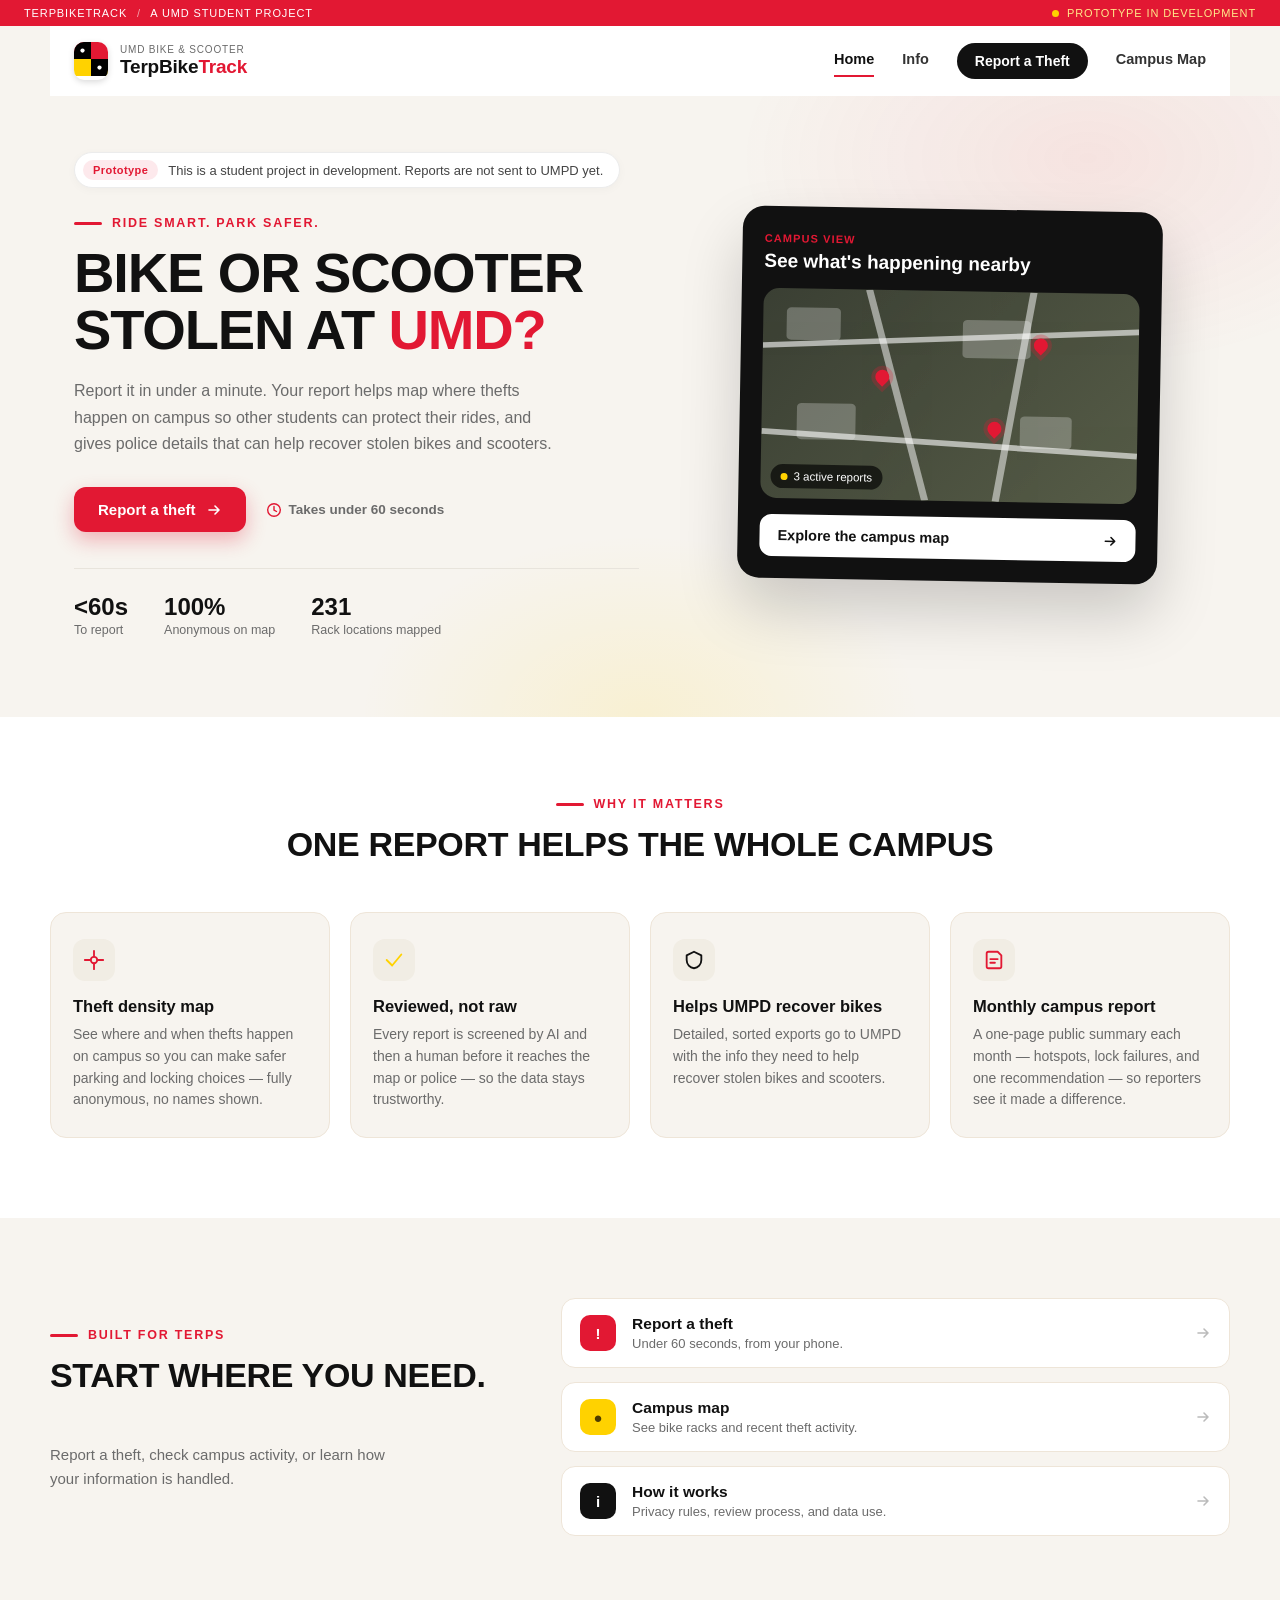
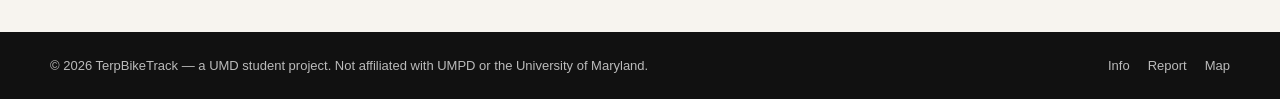
<file: index.html>
<!DOCTYPE html>
<html lang="en">
<head>
<meta charset="UTF-8" />
<meta name="viewport" content="width=device-width, initial-scale=1.0" />
<title>TerpBikeTrack — Report Bike & Scooter Theft at UMD</title>
<style>
:root{
  --red:#E21833;
  --gold:#FFD200;
  --black:#111111;
  --bg:#F7F4EF;
  --muted:#6b6b6b;
  --card:#ffffff;
  --radius:16px;
  --maxw:1180px;
}

*{box-sizing:border-box;}
html,body{margin:0;padding:0;}
body{
  font-family:-apple-system,BlinkMacSystemFont,"Segoe UI",Roboto,Helvetica,Arial,sans-serif;
  color:var(--black);
  background:var(--bg);
}
a{text-decoration:none;color:inherit;}
img{max-width:100%;display:block;}

/* ---------- Top utility bar ---------- */
.topbar{
  background:var(--red);
  color:#fff;
  font-size:11px;
  letter-spacing:.08em;
  display:flex;
  justify-content:space-between;
  align-items:center;
  padding:7px 24px;
  position:relative;
}
.topbar::before{
  content:"";
  position:absolute;top:-4px;left:0;right:0;height:4px;
  background:linear-gradient(90deg,var(--gold) 0 50%,#000 50% 100%);
}
.topbar__left .dot{opacity:.6;margin:0 6px;}
.topbar__right{display:flex;align-items:center;gap:8px;color:#ffe98a;}
.pulse{
  width:7px;height:7px;border-radius:50%;background:var(--gold);
  display:inline-block;
  animation:pulse 1.6s infinite;
}
@keyframes pulse{
  0%,100%{opacity:1;box-shadow:0 0 0 0 rgba(255,210,0,.5);}
  50%{opacity:.6;box-shadow:0 0 0 5px rgba(255,210,0,0);}
}

/* ---------- Header ---------- */
.site-header{
  display:flex;
  align-items:center;
  justify-content:space-between;
  max-width:var(--maxw);
  margin:0 auto;
  padding:16px 24px;
  background:#fff;
}
.brand{display:flex;align-items:center;gap:12px;}
.brand__mark{
  border-radius:10px;overflow:hidden;
  box-shadow:0 2px 6px rgba(0,0,0,.15);
  transition:transform .2s ease;
}
.brand:hover .brand__mark{transform:rotate(-6deg) scale(1.05);}
.brand__text{display:flex;flex-direction:column;line-height:1.15;}
.brand__kicker{font-size:10px;letter-spacing:.08em;color:var(--muted);text-transform:uppercase;}
.brand__name{font-size:19px;font-weight:800;letter-spacing:-.01em;}
.brand__name em{font-style:normal;color:var(--red);}

.nav{display:flex;align-items:center;gap:28px;}
.nav__link{
  font-size:14.5px;font-weight:600;color:#333;
  position:relative;padding-bottom:4px;
  transition:color .15s ease;
}
.nav__link:hover{color:var(--red);}
.nav__link--active{color:var(--black);}
.nav__link--active::after{
  content:"";position:absolute;left:0;right:0;bottom:-6px;height:2px;background:var(--red);
}
.nav__btn{
  background:var(--black);color:#fff;
  font-size:14px;font-weight:700;
  padding:10px 18px;border-radius:999px;
  transition:background .15s ease, transform .15s ease;
}
.nav__btn:hover{background:var(--red);transform:translateY(-1px);}
.nav__toggle{display:none;background:none;border:none;flex-direction:column;gap:4px;cursor:pointer;padding:6px;}
.nav__toggle span{width:22px;height:2px;background:var(--black);display:block;}

/* ---------- Hero ---------- */
.hero{position:relative;overflow:hidden;}
.hero__bg{
  position:absolute;inset:0;
  background:
    radial-gradient(500px 300px at 85% 10%, rgba(226,24,51,.08), transparent 70%),
    radial-gradient(400px 260px at 50% 100%, rgba(255,210,0,.12), transparent 70%);
  z-index:0;
}
.hero__inner{
  position:relative;z-index:1;
  max-width:var(--maxw);margin:0 auto;
  display:grid;grid-template-columns:1.05fr .95fr;gap:56px;
  align-items:center;
  padding:56px 24px 80px;
}

.notice{
  display:inline-flex;align-items:center;gap:10px;
  background:#fff;border:1px solid #ececec;
  border-radius:999px;padding:7px 16px 7px 8px;
  font-size:13px;color:#444;
  box-shadow:0 2px 10px rgba(0,0,0,.03);
  margin-bottom:28px;
}
.notice__tag{
  background:#fde9ec;color:var(--red);
  font-size:11px;font-weight:800;letter-spacing:.04em;
  padding:4px 10px;border-radius:999px;
}

.eyebrow{
  display:flex;align-items:center;gap:10px;
  font-size:12.5px;font-weight:800;letter-spacing:.14em;
  text-transform:uppercase;color:var(--red);margin:0 0 14px;
}
.eyebrow--center{justify-content:center;}
.eyebrow__bar{width:28px;height:3px;background:var(--red);display:inline-block;border-radius:2px;}

.hero__title{
  font-size:56px;line-height:1.02;letter-spacing:-.02em;
  font-weight:900;margin:0 0 20px;text-transform:uppercase;
}
.hero__title .accent{color:var(--red);}

.hero__lede{
  font-size:16px;line-height:1.65;color:var(--muted);
  max-width:480px;margin:0 0 30px;
}

.hero__actions{display:flex;align-items:center;gap:20px;flex-wrap:wrap;margin-bottom:36px;}
.btn{
  display:inline-flex;align-items:center;gap:10px;
  font-weight:700;font-size:15px;
  padding:14px 24px;border-radius:12px;
  transition:transform .15s ease, box-shadow .15s ease, background .15s ease;
}
.btn--primary{
  background:var(--red);color:#fff;
  box-shadow:0 8px 20px rgba(226,24,51,.3);
}
.btn--primary:hover{transform:translateY(-2px);box-shadow:0 12px 26px rgba(226,24,51,.4);}
.hero__meta{display:flex;align-items:center;gap:7px;font-size:13.5px;color:var(--muted);font-weight:600;}

.hero__stats{display:flex;gap:36px;border-top:1px solid #e8e4dc;padding-top:24px;}
.stat{display:flex;flex-direction:column;}
.stat__num{font-size:24px;font-weight:900;color:var(--black);}
.stat__label{font-size:12.5px;color:var(--muted);margin-top:2px;}

/* ---------- Map card ---------- */
.hero__visual{display:flex;justify-content:center;}
.map-card{
  background:#111;border-radius:22px;padding:22px;width:100%;max-width:420px;
  box-shadow:0 30px 60px rgba(0,0,0,.18);
  transform:rotate(1deg);
  transition:transform .3s ease;
}
.map-card:hover{transform:rotate(0deg) translateY(-4px);}
.map-card__top{color:#fff;margin-bottom:16px;}
.map-card__label{
  font-size:11px;letter-spacing:.1em;color:var(--red);
  font-weight:800;text-transform:uppercase;
}
.map-card__top h3{margin:4px 0 0;font-size:19px;font-weight:800;}

.map-card__canvas{
  position:relative;border-radius:16px;overflow:hidden;
  background:linear-gradient(135deg,#3a3f33,#565c47);
  height:210px;
}
.map-card__roads{position:absolute;inset:0;width:100%;height:100%;}
.pin{
  position:absolute;width:14px;height:14px;border-radius:50% 50% 50% 0;
  background:var(--red);transform:rotate(-45deg);
  box-shadow:0 0 0 4px rgba(226,24,51,.25);
}
.pin--1{top:38%;left:30%;}
.pin--2{top:62%;left:60%;}
.pin--3{top:22%;left:72%;}
.map-card__badge{
  position:absolute;bottom:10px;left:10px;
  background:rgba(0,0,0,.65);color:#fff;font-size:11.5px;
  padding:6px 10px;border-radius:999px;display:flex;align-items:center;gap:6px;
}
.map-card__badge-dot{width:7px;height:7px;border-radius:50%;background:var(--gold);}

.map-card__cta{
  margin-top:16px;display:flex;align-items:center;justify-content:space-between;
  background:#fff;color:var(--black);font-weight:700;font-size:14.5px;
  padding:13px 18px;border-radius:12px;
  transition:background .15s ease;
}
.map-card__cta:hover{background:var(--gold);}

/* ---------- Features ---------- */
.features{padding:80px 24px;background:#fff;}
.features__inner{max-width:var(--maxw);margin:0 auto;text-align:center;}
.section-title{
  font-size:34px;font-weight:900;letter-spacing:-.01em;
  text-transform:uppercase;margin:0 0 48px;
}
.feature-grid{
  display:grid;grid-template-columns:repeat(4,1fr);gap:20px;text-align:left;
}
.feature-card{
  background:var(--bg);border-radius:var(--radius);padding:26px 22px;
  border:1px solid #eee5d8;
  transition:transform .2s ease, box-shadow .2s ease;
}
.feature-card:hover{transform:translateY(-5px);box-shadow:0 14px 30px rgba(0,0,0,.07);}
.feature-card__icon{
  width:42px;height:42px;border-radius:12px;
  display:flex;align-items:center;justify-content:center;
  background:#f1ede4;
  color:var(--c);margin-bottom:16px;
}
.feature-card h3{font-size:16.5px;margin:0 0 8px;font-weight:800;}
.feature-card p{font-size:14px;line-height:1.55;color:var(--muted);margin:0;}

/* ---------- CTA split ---------- */
.cta-split{padding:80px 24px 96px;background:var(--bg);}
.cta-split__inner{
  max-width:var(--maxw);margin:0 auto;
  display:grid;grid-template-columns:.9fr 1.3fr;gap:48px;align-items:center;
}
.cta-split__sub{color:var(--muted);font-size:15px;line-height:1.6;max-width:360px;}
.cta-split__cards{display:flex;flex-direction:column;gap:14px;}
.mini-card{
  display:flex;align-items:center;gap:16px;
  background:#fff;border-radius:14px;padding:16px 18px;
  border:1px solid #eee5d8;
  transition:transform .15s ease, box-shadow .15s ease, border-color .15s ease;
}
.mini-card:hover{transform:translateX(4px);box-shadow:0 10px 24px rgba(0,0,0,.06);border-color:#e4d9c4;}
.mini-card__icon{
  flex:none;width:36px;height:36px;border-radius:10px;
  display:flex;align-items:center;justify-content:center;
  font-weight:800;color:#fff;font-size:15px;
}
.mini-card__icon--red{background:var(--red);}
.mini-card__icon--gold{background:var(--gold);color:#4d3b00;}
.mini-card__icon--black{background:var(--black);}
.mini-card h4{margin:0 0 3px;font-size:15.5px;font-weight:800;}
.mini-card p{margin:0;font-size:13px;color:var(--muted);}
.mini-card__arrow{margin-left:auto;flex:none;color:#bbb;transition:color .15s ease, transform .15s ease;}
.mini-card:hover .mini-card__arrow{color:var(--red);transform:translateX(3px);}

/* ---------- Footer ---------- */
.site-footer{background:#111;color:#bbb;padding:26px 24px;}
.site-footer__inner{
  max-width:var(--maxw);margin:0 auto;
  display:flex;justify-content:space-between;align-items:center;
  font-size:13px;flex-wrap:wrap;gap:12px;
}
.site-footer nav{display:flex;gap:18px;}
.site-footer a:hover{color:#fff;}

/* ---------- Responsive ---------- */
@media (max-width: 960px){
  .hero__inner{grid-template-columns:1fr;padding-top:36px;}
  .hero__visual{order:-1;}
  .feature-grid{grid-template-columns:repeat(2,1fr);}
  .cta-split__inner{grid-template-columns:1fr;}
  .nav{display:none;}
  .nav__toggle{display:flex;}
}
@media (max-width: 560px){
  .hero__title{font-size:40px;}
  .feature-grid{grid-template-columns:1fr;}
  .hero__stats{flex-wrap:wrap;gap:20px;}
}
</style>
</head>
<body>

  <!-- Top utility bar -->
  <div class="topbar">
    <div class="topbar__left">TERPBIKETRACK <span class="dot">/</span> A UMD STUDENT PROJECT</div>
    <div class="topbar__right"><span class="pulse"></span> PROTOTYPE IN DEVELOPMENT</div>
  </div>

  <!-- Header / Nav -->
  <header class="site-header">
    <a href="index.html" class="brand">
      <div class="brand__mark">
        <svg viewBox="0 0 48 48" width="34" height="34" aria-hidden="true">
          <rect width="48" height="24" fill="#E21833"/>
          <rect y="24" width="48" height="24" fill="#FFD200"/>
          <rect width="24" height="24" fill="#000"/>
          <rect x="24" y="24" width="24" height="24" fill="#000"/>
          <circle cx="12" cy="12" r="3" fill="#fff"/>
          <circle cx="36" cy="36" r="3" fill="#fff"/>
        </svg>
      </div>
      <div class="brand__text">
        <span class="brand__kicker">UMD Bike &amp; Scooter</span>
        <span class="brand__name">TerpBike<em>Track</em></span>
      </div>
    </a>

    <nav class="nav" aria-label="Primary">
      <a href="index.html" class="nav__link nav__link--active">Home</a>
      <a href="info.html" class="nav__link">Info</a>
      <a href="report.html" class="nav__btn">Report a Theft</a>
      <a href="map.html" class="nav__link">Campus Map</a>
    </nav>

    <button class="nav__toggle" aria-label="Open menu" aria-expanded="false">
      <span></span><span></span><span></span>
    </button>
  </header>

  <main class="home-main">
    <!-- Hero -->
    <section class="hero">
      <div class="hero__bg" aria-hidden="true"></div>

      <div class="hero__inner">
        <div class="hero__copy">
          <div class="notice">
            <span class="notice__tag">Prototype</span>
            <span>This is a student project in development. Reports are not sent to UMPD yet.</span>
          </div>

          <p class="eyebrow"><span class="eyebrow__bar"></span>Ride smart. Park safer.</p>

          <h1 class="hero__title">
            Bike or scooter<br/>
            stolen at <span class="accent">UMD?</span>
          </h1>

          <p class="hero__lede">
            Report it in under a minute. Your report helps map where thefts happen on
            campus so other students can protect their rides, and gives police details
            that can help recover stolen bikes and scooters.
          </p>

          <div class="hero__actions">
            <a href="report.html" class="btn btn--primary">
              Report a theft
              <svg width="16" height="16" viewBox="0 0 16 16" fill="none"><path d="M3 8h10M9 4l4 4-4 4" stroke="currentColor" stroke-width="1.6" stroke-linecap="round" stroke-linejoin="round"/></svg>
            </a>
            <div class="hero__meta">
              <svg width="16" height="16" viewBox="0 0 16 16" fill="none"><circle cx="8" cy="8" r="6.3" stroke="#E21833" stroke-width="1.4"/><path d="M8 4.5V8l2.5 1.5" stroke="#E21833" stroke-width="1.4" stroke-linecap="round"/></svg>
              Takes under 60 seconds
            </div>
          </div>

          <div class="hero__stats">
            <div class="stat">
              <span class="stat__num">&lt;60s</span>
              <span class="stat__label">To report</span>
            </div>
            <div class="stat">
              <span class="stat__num">100%</span>
              <span class="stat__label">Anonymous on map</span>
            </div>
            <div class="stat">
              <span class="stat__num">231</span>
              <span class="stat__label">Rack locations mapped</span>
            </div>
          </div>
        </div>

        <div class="hero__visual">
          <div class="map-card">
            <div class="map-card__top">
              <span class="map-card__label">Campus view</span>
              <h3>See what's happening nearby</h3>
            </div>

            <div class="map-card__canvas">
              <svg viewBox="0 0 320 220" class="map-card__roads" preserveAspectRatio="none" aria-hidden="true">
                <path d="M0 60 L320 40" stroke="#ffffff" stroke-width="6" opacity="0.6"/>
                <path d="M0 150 L320 170" stroke="#ffffff" stroke-width="6" opacity="0.6"/>
                <path d="M90 0 L140 220" stroke="#ffffff" stroke-width="6" opacity="0.5"/>
                <path d="M230 0 L200 220" stroke="#ffffff" stroke-width="6" opacity="0.5"/>
                <rect x="20" y="20" width="46" height="34" rx="4" fill="#ffffff" opacity="0.25"/>
                <rect x="170" y="30" width="58" height="40" rx="4" fill="#ffffff" opacity="0.25"/>
                <rect x="30" y="120" width="50" height="38" rx="4" fill="#ffffff" opacity="0.25"/>
                <rect x="220" y="130" width="44" height="34" rx="4" fill="#ffffff" opacity="0.25"/>
              </svg>

              <span class="pin pin--1" title="Reported theft"></span>
              <span class="pin pin--2" title="Reported theft"></span>
              <span class="pin pin--3" title="Reported theft"></span>

              <div class="map-card__badge">
                <span class="map-card__badge-dot"></span> 3 active reports
              </div>
            </div>

            <a href="map.html" class="map-card__cta">
              Explore the campus map
              <svg width="15" height="15" viewBox="0 0 16 16" fill="none"><path d="M3 8h10M9 4l4 4-4 4" stroke="currentColor" stroke-width="1.6" stroke-linecap="round" stroke-linejoin="round"/></svg>
            </a>
          </div>
        </div>
      </div>
    </section>

    <!-- Feature / value grid -->
    <section class="features">
      <div class="features__inner">
        <p class="eyebrow eyebrow--center"><span class="eyebrow__bar"></span>Why it matters</p>
        <h2 class="section-title">One report helps the whole campus</h2>

        <div class="feature-grid">
          <article class="feature-card">
            <div class="feature-card__icon" style="--c:#E21833">
              <svg width="22" height="22" viewBox="0 0 24 24" fill="none"><path d="M12 2v6M12 16v6M2 12h6M16 12h6" stroke="currentColor" stroke-width="2" stroke-linecap="round"/><circle cx="12" cy="12" r="3.5" stroke="currentColor" stroke-width="2"/></svg>
            </div>
            <h3>Theft density map</h3>
            <p>See where and when thefts happen on campus so you can make safer parking and locking choices — fully anonymous, no names shown.</p>
          </article>

          <article class="feature-card">
            <div class="feature-card__icon" style="--c:#FFD200">
              <svg width="22" height="22" viewBox="0 0 24 24" fill="none"><path d="M4 12l6 6L20 6" stroke="currentColor" stroke-width="2" stroke-linecap="round" stroke-linejoin="round"/></svg>
            </div>
            <h3>Reviewed, not raw</h3>
            <p>Every report is screened by AI and then a human before it reaches the map or police — so the data stays trustworthy.</p>
          </article>

          <article class="feature-card">
            <div class="feature-card__icon" style="--c:#111111">
              <svg width="22" height="22" viewBox="0 0 24 24" fill="none"><path d="M12 3l8 4v5c0 5-3.5 8.5-8 9-4.5-.5-8-4-8-9V7l8-4z" stroke="currentColor" stroke-width="2" stroke-linejoin="round"/></svg>
            </div>
            <h3>Helps UMPD recover bikes</h3>
            <p>Detailed, sorted exports go to UMPD with the info they need to help recover stolen bikes and scooters.</p>
          </article>

          <article class="feature-card">
            <div class="feature-card__icon" style="--c:#E21833">
              <svg width="22" height="22" viewBox="0 0 24 24" fill="none"><path d="M4 19V5a2 2 0 0 1 2-2h10l4 4v12a2 2 0 0 1-2 2H6a2 2 0 0 1-2-2z" stroke="currentColor" stroke-width="2" stroke-linejoin="round"/><path d="M8 11h8M8 15h5" stroke="currentColor" stroke-width="2" stroke-linecap="round"/></svg>
            </div>
            <h3>Monthly campus report</h3>
            <p>A one-page public summary each month — hotspots, lock failures, and one recommendation — so reporters see it made a difference.</p>
          </article>
        </div>
      </div>
    </section>

    <!-- CTA split -->
    <section class="cta-split">
      <div class="cta-split__inner">
        <div class="cta-split__copy">
          <p class="eyebrow"><span class="eyebrow__bar"></span>Built for Terps</p>
          <h2 class="section-title">Start where you need.</h2>
          <p class="cta-split__sub">Report a theft, check campus activity, or learn how your information is handled.</p>
        </div>

        <div class="cta-split__cards">
          <a href="report.html" class="mini-card">
            <span class="mini-card__icon mini-card__icon--red">!</span>
            <div>
              <h4>Report a theft</h4>
              <p>Under 60 seconds, from your phone.</p>
            </div>
            <svg width="16" height="16" viewBox="0 0 16 16" fill="none" class="mini-card__arrow"><path d="M3 8h10M9 4l4 4-4 4" stroke="currentColor" stroke-width="1.6" stroke-linecap="round" stroke-linejoin="round"/></svg>
          </a>

          <a href="map.html" class="mini-card">
            <span class="mini-card__icon mini-card__icon--gold">●</span>
            <div>
              <h4>Campus map</h4>
              <p>See bike racks and recent theft activity.</p>
            </div>
            <svg width="16" height="16" viewBox="0 0 16 16" fill="none" class="mini-card__arrow"><path d="M3 8h10M9 4l4 4-4 4" stroke="currentColor" stroke-width="1.6" stroke-linecap="round" stroke-linejoin="round"/></svg>
          </a>

          <a href="info.html" class="mini-card">
            <span class="mini-card__icon mini-card__icon--black">i</span>
            <div>
              <h4>How it works</h4>
              <p>Privacy rules, review process, and data use.</p>
            </div>
            <svg width="16" height="16" viewBox="0 0 16 16" fill="none" class="mini-card__arrow"><path d="M3 8h10M9 4l4 4-4 4" stroke="currentColor" stroke-width="1.6" stroke-linecap="round" stroke-linejoin="round"/></svg>
          </a>
        </div>
      </div>
    </section>
  </main>

  <footer class="site-footer">
    <div class="site-footer__inner">
      <span>© 2026 TerpBikeTrack — a UMD student project. Not affiliated with UMPD or the University of Maryland.</span>
      <nav>
        <a href="info.html">Info</a>
        <a href="report.html">Report</a>
        <a href="map.html">Map</a>
      </nav>
    </div>
  </footer>

</body>
</html>
</file>
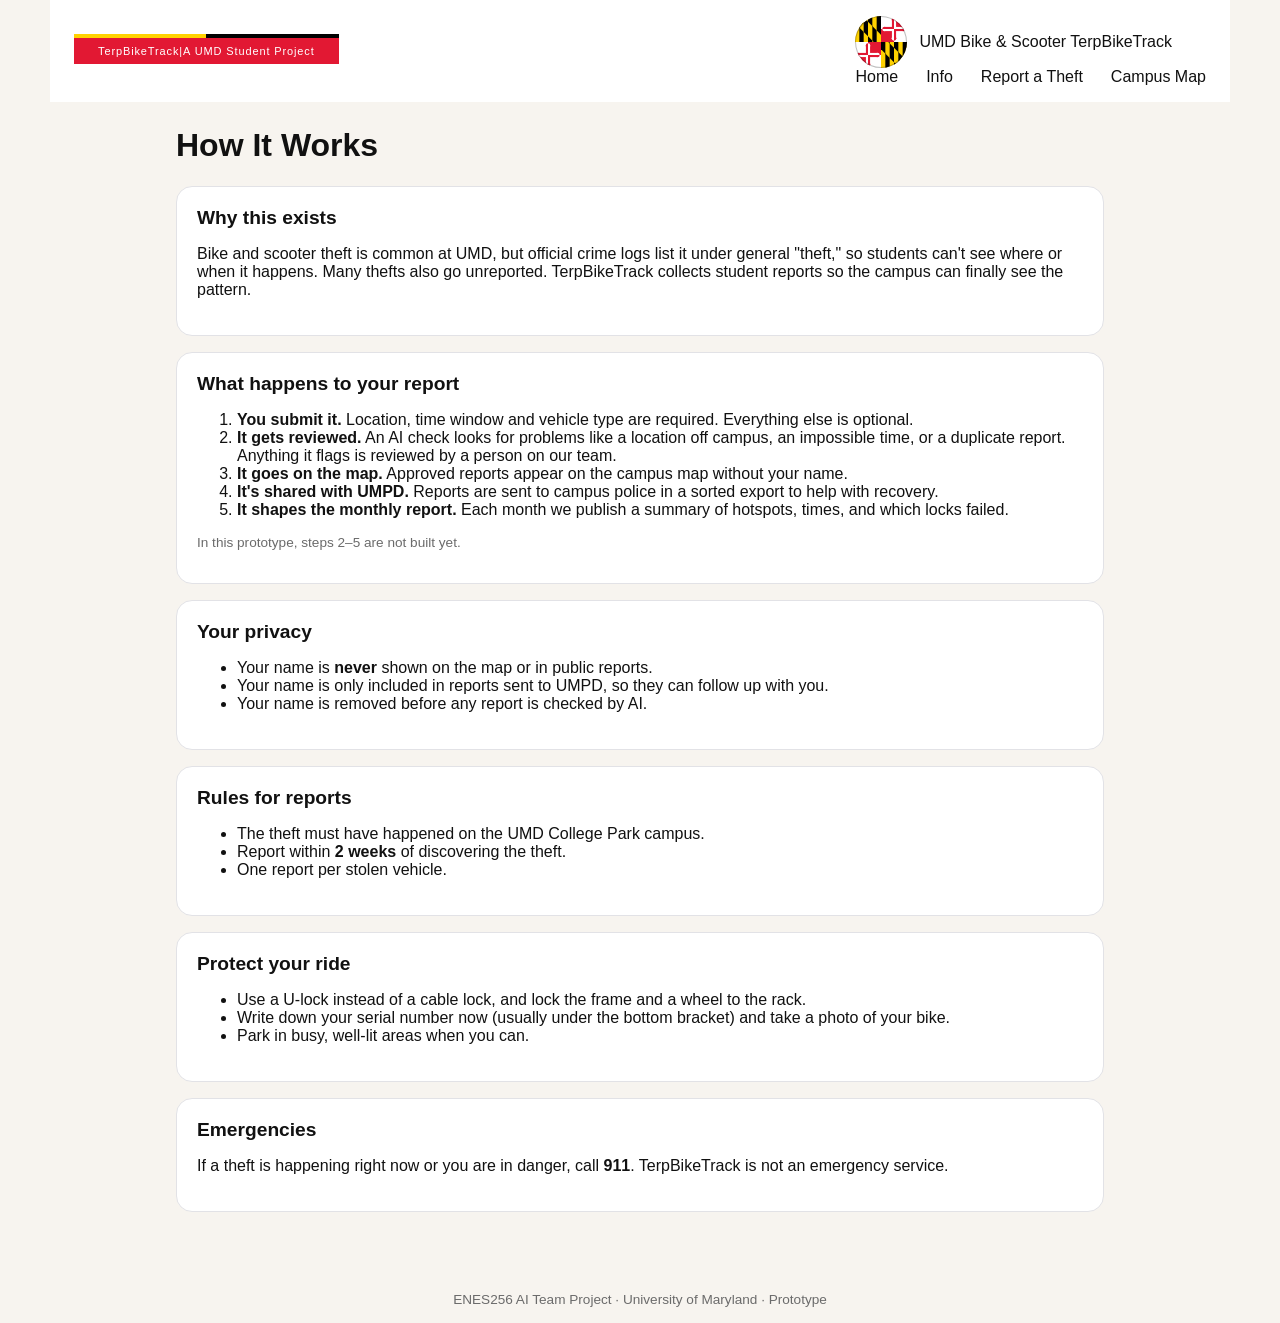
<file: info.html>
<!doctype html>
<html lang="en">
<head>
  <meta charset="utf-8">
  <meta name="viewport" content="width=device-width, initial-scale=1">
  <title>How It Works – TerpBikeTrack</title>
  <link rel="stylesheet" href="css/style.css">
</head>
<body>
  <header class="site-header">
    <div class="topbar">
      <span class="topbar-name">TerpBikeTrack</span><span class="topbar-sep">|</span>A UMD Student Project
    </div>
    <div class="inner">
      <a class="brand" href="index.html">
        <img class="brand-logo" src="img/logo.svg" alt="" width="52" height="52">
        <span class="brand-text">
          <span class="brand-small">UMD Bike &amp; Scooter</span>
          <span class="brand-big">TerpBikeTrack</span>
        </span>
      </a>
      <nav class="nav">
        <a href="index.html">Home</a>
        <a href="info.html" class="active">Info</a>
        <a href="report.html">Report a Theft</a>
        <a href="map.html">Campus Map</a>
      </nav>
    </div>
  </header>

  <main>
    <h1>How It Works</h1>

    <section class="panel">
      <h2>Why this exists</h2>
      <p>Bike and scooter theft is common at UMD, but official crime logs list it under general "theft," so students can't see where or when it happens. Many thefts also go unreported. TerpBikeTrack collects student reports so the campus can finally see the pattern.</p>
    </section>

    <section class="panel">
      <h2>What happens to your report</h2>
      <ol>
        <li><strong>You submit it.</strong> Location, time window and vehicle type are required. Everything else is optional.</li>
        <li><strong>It gets reviewed.</strong> An AI check looks for problems like a location off campus, an impossible time, or a duplicate report. Anything it flags is reviewed by a person on our team.</li>
        <li><strong>It goes on the map.</strong> Approved reports appear on the campus map without your name.</li>
        <li><strong>It's shared with UMPD.</strong> Reports are sent to campus police in a sorted export to help with recovery.</li>
        <li><strong>It shapes the monthly report.</strong> Each month we publish a summary of hotspots, times, and which locks failed.</li>
      </ol>
      <p class="hint">In this prototype, steps 2–5 are not built yet.</p>
    </section>

    <section class="panel">
      <h2>Your privacy</h2>
      <ul>
        <li>Your name is <strong>never</strong> shown on the map or in public reports.</li>
        <li>Your name is only included in reports sent to UMPD, so they can follow up with you.</li>
        <li>Your name is removed before any report is checked by AI.</li>
      </ul>
    </section>

    <section class="panel">
      <h2>Rules for reports</h2>
      <ul>
        <li>The theft must have happened on the UMD College Park campus.</li>
        <li>Report within <strong>2 weeks</strong> of discovering the theft.</li>
        <li>One report per stolen vehicle.</li>
      </ul>
    </section>

    <section class="panel">
      <h2>Protect your ride</h2>
      <ul>
        <li>Use a U-lock instead of a cable lock, and lock the frame and a wheel to the rack.</li>
        <li>Write down your serial number now (usually under the bottom bracket) and take a photo of your bike.</li>
        <li>Park in busy, well-lit areas when you can.</li>
      </ul>
    </section>

    <section class="panel">
      <h2>Emergencies</h2>
      <p>If a theft is happening right now or you are in danger, call <strong>911</strong>. TerpBikeTrack is not an emergency service.</p>
    </section>
  </main>

  <footer>ENES256 AI Team Project · University of Maryland · Prototype</footer>
</body>
</html>
</file>
<file: css/style.css>
:root{
  --red:#E21833;
  --gold:#FFD200;
  --black:#111111;
  --bg:#F7F4EF;
  --muted:#6b6b6b;
  --card:#ffffff;
  --radius:16px;
  --maxw:1180px;
}

*{box-sizing:border-box;}
html,body{margin:0;padding:0;}
body{
  font-family:-apple-system,BlinkMacSystemFont,"Segoe UI",Roboto,Helvetica,Arial,sans-serif;
  color:var(--black);
  background:var(--bg);
}
a{text-decoration:none;color:inherit;}
img{max-width:100%;display:block;}

/* ---------- Top utility bar ---------- */
.topbar{
  background:var(--red);
  color:#fff;
  font-size:11px;
  letter-spacing:.08em;
  display:flex;
  justify-content:space-between;
  align-items:center;
  padding:7px 24px;
  position:relative;
}
.topbar::before{
  content:"";
  position:absolute;top:-4px;left:0;right:0;height:4px;
  background:linear-gradient(90deg,var(--gold) 0 50%,#000 50% 100%);
}
.topbar__left .dot{opacity:.6;margin:0 6px;}
.topbar__right{display:flex;align-items:center;gap:8px;color:#ffe98a;}
.pulse{
  width:7px;height:7px;border-radius:50%;background:var(--gold);
  display:inline-block;
  animation:pulse 1.6s infinite;
}
@keyframes pulse{
  0%,100%{opacity:1;box-shadow:0 0 0 0 rgba(255,210,0,.5);}
  50%{opacity:.6;box-shadow:0 0 0 5px rgba(255,210,0,0);}
}

/* ---------- Header ---------- */
.site-header{
  display:flex;
  align-items:center;
  justify-content:space-between;
  max-width:var(--maxw);
  margin:0 auto;
  padding:16px 24px;
  background:#fff;
}
.brand{display:flex;align-items:center;gap:12px;}
.brand__mark{
  border-radius:10px;overflow:hidden;
  box-shadow:0 2px 6px rgba(0,0,0,.15);
  transition:transform .2s ease;
}
.brand:hover .brand__mark{transform:rotate(-6deg) scale(1.05);}
.brand__text{display:flex;flex-direction:column;line-height:1.15;}
.brand__kicker{font-size:10px;letter-spacing:.08em;color:var(--muted);text-transform:uppercase;}
.brand__name{font-size:19px;font-weight:800;letter-spacing:-.01em;}
.brand__name em{font-style:normal;color:var(--red);}

.nav{display:flex;align-items:center;gap:28px;}
.nav__link{
  font-size:14.5px;font-weight:600;color:#333;
  position:relative;padding-bottom:4px;
  transition:color .15s ease;
}
.nav__link:hover{color:var(--red);}
.nav__link--active{color:var(--black);}
.nav__link--active::after{
  content:"";position:absolute;left:0;right:0;bottom:-6px;height:2px;background:var(--red);
}
.nav__btn{
  background:var(--black);color:#fff;
  font-size:14px;font-weight:700;
  padding:10px 18px;border-radius:999px;
  transition:background .15s ease, transform .15s ease;
}
.nav__btn:hover{background:var(--red);transform:translateY(-1px);}
.nav__toggle{display:none;background:none;border:none;flex-direction:column;gap:4px;cursor:pointer;padding:6px;}
.nav__toggle span{width:22px;height:2px;background:var(--black);display:block;}

/* ---------- Hero ---------- */
.hero{position:relative;overflow:hidden;}
.hero__bg{
  position:absolute;inset:0;
  background:
    radial-gradient(500px 300px at 85% 10%, rgba(226,24,51,.08), transparent 70%),
    radial-gradient(400px 260px at 50% 100%, rgba(255,210,0,.12), transparent 70%);
  z-index:0;
}
.hero__inner{
  position:relative;z-index:1;
  max-width:var(--maxw);margin:0 auto;
  display:grid;grid-template-columns:1.05fr .95fr;gap:56px;
  align-items:center;
  padding:56px 24px 80px;
}

.notice{
  display:inline-flex;align-items:center;gap:10px;
  background:#fff;border:1px solid #ececec;
  border-radius:999px;padding:7px 16px 7px 8px;
  font-size:13px;color:#444;
  box-shadow:0 2px 10px rgba(0,0,0,.03);
  margin-bottom:28px;
}
.notice__tag{
  background:#fde9ec;color:var(--red);
  font-size:11px;font-weight:800;letter-spacing:.04em;
  padding:4px 10px;border-radius:999px;
}

.eyebrow{
  display:flex;align-items:center;gap:10px;
  font-size:12.5px;font-weight:800;letter-spacing:.14em;
  text-transform:uppercase;color:var(--red);margin:0 0 14px;
}
.eyebrow--center{justify-content:center;}
.eyebrow__bar{width:28px;height:3px;background:var(--red);display:inline-block;border-radius:2px;}

.hero__title{
  font-size:56px;line-height:1.02;letter-spacing:-.02em;
  font-weight:900;margin:0 0 20px;text-transform:uppercase;
}
.hero__title .accent{color:var(--red);}

.hero__lede{
  font-size:16px;line-height:1.65;color:var(--muted);
  max-width:480px;margin:0 0 30px;
}

.hero__actions{display:flex;align-items:center;gap:20px;flex-wrap:wrap;margin-bottom:36px;}
.btn{
  display:inline-flex;align-items:center;gap:10px;
  font-weight:700;font-size:15px;
  padding:14px 24px;border-radius:12px;
  transition:transform .15s ease, box-shadow .15s ease, background .15s ease;
}
.btn--primary{
  background:var(--red);color:#fff;
  box-shadow:0 8px 20px rgba(226,24,51,.3);
}
.btn--primary:hover{transform:translateY(-2px);box-shadow:0 12px 26px rgba(226,24,51,.4);}
.hero__meta{display:flex;align-items:center;gap:7px;font-size:13.5px;color:var(--muted);font-weight:600;}

.hero__stats{display:flex;gap:36px;border-top:1px solid #e8e4dc;padding-top:24px;}
.stat{display:flex;flex-direction:column;}
.stat__num{font-size:24px;font-weight:900;color:var(--black);}
.stat__label{font-size:12.5px;color:var(--muted);margin-top:2px;}

/* ---------- Map card ---------- */
.hero__visual{display:flex;justify-content:center;}
.map-card{
  background:#111;border-radius:22px;padding:22px;width:100%;max-width:420px;
  box-shadow:0 30px 60px rgba(0,0,0,.18);
  transform:rotate(1deg);
  transition:transform .3s ease;
}
.map-card:hover{transform:rotate(0deg) translateY(-4px);}
.map-card__top{color:#fff;margin-bottom:16px;}
.map-card__label{
  font-size:11px;letter-spacing:.1em;color:var(--red);
  font-weight:800;text-transform:uppercase;
}
.map-card__top h3{margin:4px 0 0;font-size:19px;font-weight:800;}

.map-card__canvas{
  position:relative;border-radius:16px;overflow:hidden;
  background:linear-gradient(135deg,#3a3f33,#565c47);
  height:210px;
}
.map-card__roads{position:absolute;inset:0;width:100%;height:100%;}
.pin{
  position:absolute;width:14px;height:14px;border-radius:50% 50% 50% 0;
  background:var(--red);transform:rotate(-45deg);
  box-shadow:0 0 0 4px rgba(226,24,51,.25);
}
.pin--1{top:38%;left:30%;}
.pin--2{top:62%;left:60%;}
.pin--3{top:22%;left:72%;}
.map-card__badge{
  position:absolute;bottom:10px;left:10px;
  background:rgba(0,0,0,.65);color:#fff;font-size:11.5px;
  padding:6px 10px;border-radius:999px;display:flex;align-items:center;gap:6px;
}
.map-card__badge-dot{width:7px;height:7px;border-radius:50%;background:var(--gold);}

.map-card__cta{
  margin-top:16px;display:flex;align-items:center;justify-content:space-between;
  background:#fff;color:var(--black);font-weight:700;font-size:14.5px;
  padding:13px 18px;border-radius:12px;
  transition:background .15s ease;
}
.map-card__cta:hover{background:var(--gold);}

/* ---------- Features ---------- */
.features{padding:80px 24px;background:#fff;}
.features__inner{max-width:var(--maxw);margin:0 auto;text-align:center;}
.section-title{
  font-size:34px;font-weight:900;letter-spacing:-.01em;
  text-transform:uppercase;margin:0 0 48px;
}
.feature-grid{
  display:grid;grid-template-columns:repeat(4,1fr);gap:20px;text-align:left;
}
.feature-card{
  background:var(--bg);border-radius:var(--radius);padding:26px 22px;
  border:1px solid #eee5d8;
  transition:transform .2s ease, box-shadow .2s ease;
}
.feature-card:hover{transform:translateY(-5px);box-shadow:0 14px 30px rgba(0,0,0,.07);}
.feature-card__icon{
  width:42px;height:42px;border-radius:12px;
  display:flex;align-items:center;justify-content:center;
  background:color-mix(in srgb, var(--c) 14%, white);
  color:var(--c);margin-bottom:16px;
}
.feature-card h3{font-size:16.5px;margin:0 0 8px;font-weight:800;}
.feature-card p{font-size:14px;line-height:1.55;color:var(--muted);margin:0;}

/* ---------- CTA split ---------- */
.cta-split{padding:80px 24px 96px;background:var(--bg);}
.cta-split__inner{
  max-width:var(--maxw);margin:0 auto;
  display:grid;grid-template-columns:.9fr 1.3fr;gap:48px;align-items:center;
}
.cta-split__sub{color:var(--muted);font-size:15px;line-height:1.6;max-width:360px;}
.cta-split__cards{display:flex;flex-direction:column;gap:14px;}
.mini-card{
  display:flex;align-items:center;gap:16px;
  background:#fff;border-radius:14px;padding:16px 18px;
  border:1px solid #eee5d8;
  transition:transform .15s ease, box-shadow .15s ease, border-color .15s ease;
}
.mini-card:hover{transform:translateX(4px);box-shadow:0 10px 24px rgba(0,0,0,.06);border-color:#e4d9c4;}
.mini-card__icon{
  flex:none;width:36px;height:36px;border-radius:10px;
  display:flex;align-items:center;justify-content:center;
  font-weight:800;color:#fff;font-size:15px;
}
.mini-card__icon--red{background:var(--red);}
.mini-card__icon--gold{background:var(--gold);color:#4d3b00;}
.mini-card__icon--black{background:var(--black);}
.mini-card h4{margin:0 0 3px;font-size:15.5px;font-weight:800;}
.mini-card p{margin:0;font-size:13px;color:var(--muted);}
.mini-card__arrow{margin-left:auto;flex:none;color:#bbb;transition:color .15s ease, transform .15s ease;}
.mini-card:hover .mini-card__arrow{color:var(--red);transform:translateX(3px);}

/* ---------- Footer ---------- */
.site-footer{background:#111;color:#bbb;padding:26px 24px;}
.site-footer__inner{
  max-width:var(--maxw);margin:0 auto;
  display:flex;justify-content:space-between;align-items:center;
  font-size:13px;flex-wrap:wrap;gap:12px;
}
.site-footer nav{display:flex;gap:18px;}
.site-footer a:hover{color:#fff;}

/* ---------- Responsive ---------- */
@media (max-width: 960px){
  .hero__inner{grid-template-columns:1fr;padding-top:36px;}
  .hero__visual{order:-1;}
  .feature-grid{grid-template-columns:repeat(2,1fr);}
  .cta-split__inner{grid-template-columns:1fr;}
  .nav{display:none;}
  .nav__toggle{display:flex;}
}
@media (max-width: 560px){
  .hero__title{font-size:40px;}
  .feature-grid{grid-template-columns:1fr;}
  .hero__stats{flex-wrap:wrap;gap:20px;}
}

/* =====================================================================
   RESTORED: styles used by report.html / map.html / info.html
   (these pages rely on classes/elements the new homepage CSS didn't
   define — adding them back so Report a Theft etc. render correctly.
   The homepage opts out of the generic `main` constraint via .home-main)
   ===================================================================== */

main{
  max-width:960px;
  margin:0 auto;
  padding:24px 16px 48px;
}
.home-main{max-width:none;margin:0;padding:0;}

h1{margin-top:0;line-height:1.2;}
.lead{font-size:1.1rem;color:var(--muted);}

.banner{
  background:#fff8d6;
  border:1px solid #f0d860;
  border-radius:var(--radius);
  padding:10px 14px;
  font-size:.92rem;
  margin-bottom:20px;
}

.cards{
  display:grid;
  grid-template-columns:repeat(auto-fit,minmax(220px,1fr));
  gap:16px;
  margin-top:24px;
}
.card{
  background:var(--card);
  border:1px solid #e2e2e6;
  border-radius:var(--radius);
  padding:20px;
  text-decoration:none;
  color:var(--black);
  display:block;
}
a.card:hover{border-color:var(--red);}
.card h2{margin:0 0 6px;font-size:1.15rem;color:var(--red);}
.card p{margin:0;color:var(--muted);}

section.panel{
  background:var(--card);
  border:1px solid #e2e2e6;
  border-radius:var(--radius);
  padding:20px;
  margin-bottom:16px;
}
section.panel h2{margin-top:0;font-size:1.2rem;}

.btn{background:var(--red);color:#fff;border:none;}
.btn.secondary{background:#fff;color:var(--black);border:1px solid #e2e2e6;}

/* ---------- Form ---------- */
form .field{margin-bottom:16px;}
form label{display:block;font-weight:600;margin-bottom:4px;}
.req{color:var(--red);}
.hint{font-size:.85rem;color:var(--muted);margin-top:2px;}
input[type="text"], input[type="datetime-local"], select, textarea{
  width:100%;
  padding:10px;
  font:inherit;
  border:1px solid #e2e2e6;
  border-radius:8px;
  background:#fff;
}
textarea{min-height:80px;resize:vertical;}
.row{display:grid;grid-template-columns:1fr 1fr;gap:12px;}
@media (max-width:560px){.row{grid-template-columns:1fr;}}

fieldset{
  border:1px solid #e2e2e6;
  border-radius:var(--radius);
  padding:12px 16px 4px;
  margin:0 0 16px;
}
legend{font-weight:700;padding:0 6px;}

.error{
  background:#fdecee;
  border:1px solid #f3b4bd;
  color:#8a1022;
  border-radius:8px;
  padding:10px 12px;
  margin-bottom:16px;
}
.success{
  background:#e9f7ee;
  border:1px solid #a8dcb9;
  border-radius:var(--radius);
  padding:20px;
}
.hidden{display:none;}

/* ---------- Maps ---------- */
#picker-map{height:280px;border-radius:8px;border:1px solid #e2e2e6;}
#campus-map{height:70vh;min-height:420px;border-radius:var(--radius);border:1px solid #e2e2e6;}

.legend{
  display:flex;
  flex-wrap:wrap;
  gap:16px;
  margin:12px 0;
  font-size:.92rem;
}
.dot{
  display:inline-block;
  width:12px;
  height:12px;
  border-radius:50%;
  margin-right:6px;
  vertical-align:middle;
}
.dot.parking{background:#1a73e8;}
.dot.theft{background:var(--red);}
.legend.hidden{display:none;}

.view-toggle{
  display:inline-flex;
  border:1px solid #e2e2e6;
  border-radius:10px;
  overflow:hidden;
  background:#fff;
}
.view-toggle button{
  border:none;
  background:none;
  padding:10px 18px;
  font:inherit;
  font-weight:600;
  color:var(--black);
  cursor:pointer;
}
.view-toggle button + button{border-left:1px solid #e2e2e6;}
.view-toggle button:hover{background:#f1f1f3;}
.view-toggle button.active{background:var(--red);color:#fff;}

.heat-scale{display:inline-flex;align-items:center;gap:8px;}
.heat-bar{
  width:120px;
  height:12px;
  border-radius:6px;
  background:linear-gradient(to right, blue, cyan, lime, yellow, red);
}
#map-status{font-size:.9rem;color:var(--muted);}

footer{
  text-align:center;
  font-size:.85rem;
  color:var(--muted);
  padding:16px;
}
</file>
